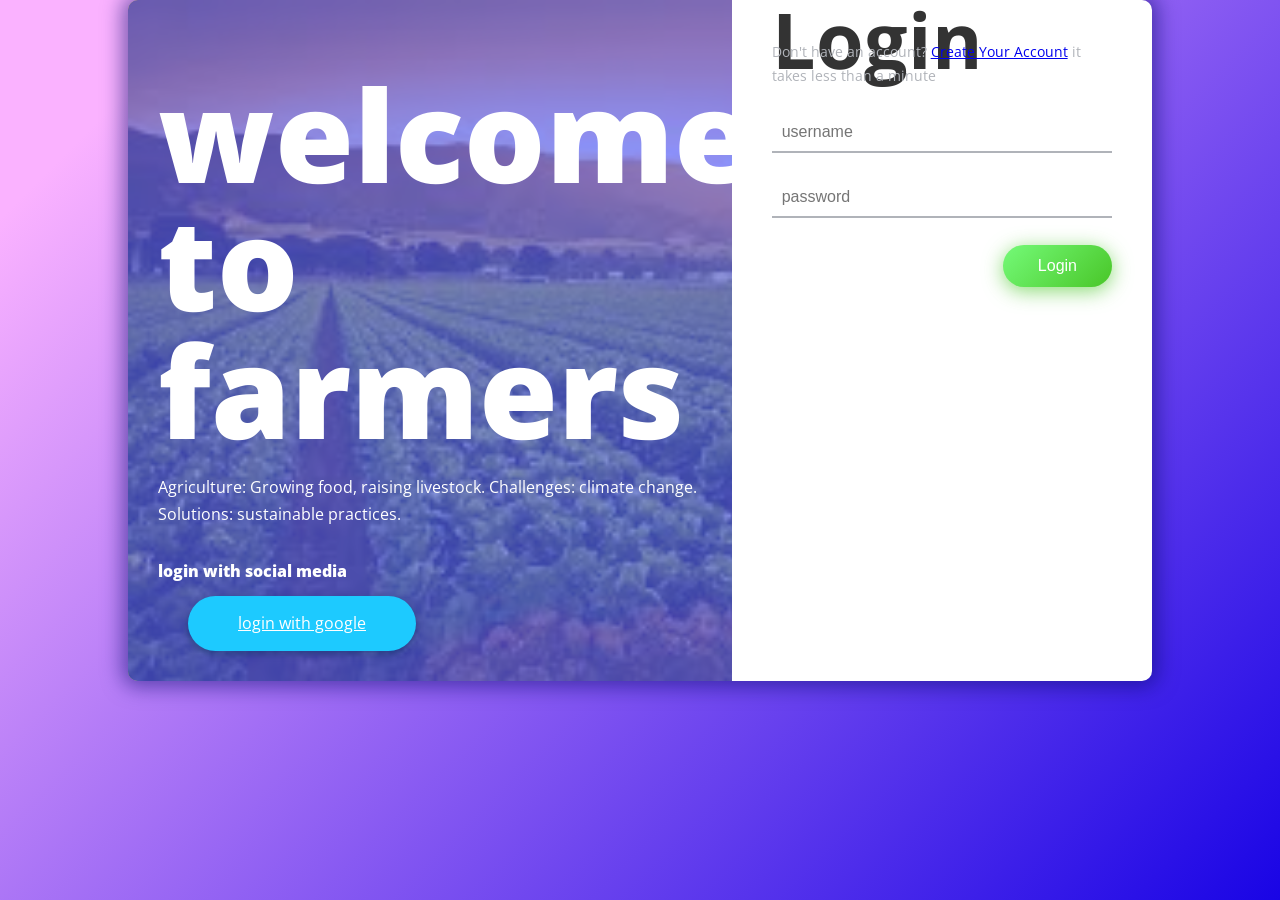
<file: index2.html>
<!DOCTYPE html>
<html lang="en" >
<head>
<meta charset="UTF-8">
<title>Login Page</title>
<link rel="shortcut icon" type="image" href="https://encrypted-tbn0.gstatic.com/images?q=tbn:ANd9GcQ8pCXQlEemoAguUQwTNwCG2Yxl7T6NDfhS6g&usqp=CAU">
<link href="https://fonts.googleapis.com/css?family=Open+Sans" rel="stylesheet">
<link href="https://maxcdn.bootstrapcdn.com/font-awesome/4.7.0/css/font-awesome.min.css" rel="stylesheet" integrity="sha384-wvfXpqpZZVQGK6TAh5PVlGOfQNHSoD2xbE+QkPxCAFlNEevoEH3Sl0sibVcOQVnN" crossorigin="anonymous">
<script src="https://cdn.jsdelivr.net/npm/bootstrap@5.3.2/dist/js/bootstrap.bundle.min.js" integrity="sha384-C6RzsynM9kWDrMNeT87bh95OGNyZPhcTNXj1NW7RuBCsyN/o0jlpcV8Qyq46cDfL" crossorigin="anonymous"></script>
<link rel="stylesheet" href="./style.css">
<style>
  body {
  background-image: linear-gradient(135deg, #FAB2FF 10%, #1904E5 100%);
  background-size: cover;
  background-repeat: no-repeat;
  background-attachment: fixed;
  font-family: "Open Sans", sans-serif;
  color: #333333;
}

.box-form {
  margin: 0 auto;
  width: 80%;
  background: #FFFFFF;
  border-radius: 10px;
  overflow: hidden;
  display: flex;
  flex: 1 1 100%;
  align-items: stretch;
  justify-content: space-between;
  box-shadow: 0 0 20px 6px #090b6f85;
}
@media (max-width: 980px) {
  .box-form {
    flex-flow: wrap;
    text-align: center;
    align-content: center;
    align-items: center;
  }
}
.box-form div {
  height: auto;
}
.box-form .left {
  color: #FFFFFF;
  background-size: cover;
  background-repeat: no-repeat;
  background-image: url("[data-uri]");
  overflow: hidden;
}
.box-form .left .overlay {
  padding: 30px;
  width: 100%;
  height: 100%;
  background: #5961f9ad;
  overflow: hidden;
  box-sizing: border-box;
}
.box-form .left .overlay h1 {
  font-size: 10vmax;
  line-height: 1;
  font-weight: 900;
  margin-top: 40px;
  margin-bottom: 20px;
}
.box-form .left .overlay span p {
  margin-top: 30px;
  font-weight: 900;
}
.box-form .left .overlay span a {
  background: #3b5998;
  color: #FFFFFF;
  margin-top: 10px;
  padding: 14px 50px;
  border-radius: 100px;
  display: inline-block;
  box-shadow: 0 3px 6px 1px #042d4657;
}
.box-form .left .overlay span a:last-child {
  background: #1dcaff;
  margin-left: 30px;
}
.box-form .right {
  padding: 40px;
  overflow: hidden;
}
@media (max-width: 980px) {
  .box-form .right {
    width: 100%;
  }
}
.box-form .right h5 {
  font-size: 6vmax;
  line-height: 0;
}
.box-form .right p {
  font-size: 14px;
  color: #B0B3B9;
}
.box-form .right .inputs {
  overflow: hidden;
}
.box-form .right input {
  width: 100%;
  padding: 10px;
  margin-top: 25px;
  font-size: 16px;
  border: none;
  outline: none;
  border-bottom: 2px solid #B0B3B9;
}
.box-form .right button {
  float: right;
  color: #fff;
  font-size: 16px;
  padding: 12px 35px;
  border-radius: 50px;
  display: inline-block;
  border: 0;
  outline: 0;
  box-shadow: 0px 4px 20px 0px #49c628a6;
  background-image: linear-gradient(135deg, #70F570 10%, #49C628 100%);
}

label {
  display: block;
  position: relative;
  margin-left: 30px;
}

label::before {
  content: ' \f00c';
  position: absolute;
  font-family: FontAwesome;
  background: transparent;
  border: 3px solid #70F570;
  border-radius: 4px;
  color: transparent;
  left: -30px;
  transition: all 0.2s linear;
}

label:hover::before {
  font-family: FontAwesome;
  content: ' \f00c';
  color: #fff;
  cursor: pointer;
  background: #70F570;
}

label:hover::before .text-checkbox {
  background: #70F570;
}

label span.text-checkbox {
  display: inline-block;
  height: auto;
  position: relative;
  cursor: pointer;
  transition: all 0.2s linear;
}

label input[type="checkbox"] {
  display: none;
}
</style>
</head>
<body>
  <form action="index1.php" method="post">
<div class="box-form">
  <div class="left">
    <div class="overlay">
    <h1>welcome</br>to</br>farmers</h1>
    <p>Agriculture: Growing food, raising livestock. Challenges: climate change. Solutions: sustainable practices.</p>
    <span>
      <p>login with social media</p>
      <a href="https://accounts.google.com/signup/v2/createaccount?theme=glif&flowName=GlifWebSignIn&flowEntry=SignUp">
       login with google</a>
    </span>
    </div>
  </div>
      <div class="right">
    <h5>Login</h5>
    <p>Don't have an account? <a href="signup.html">Create Your Account</a> it takes less than a minute</p>
    <div class="inputs">
      <input type="text" placeholder="username" name="Username" required>
      <br>
      <input type="password" placeholder="password" name="Password" required>
    </div>  
      <br>
      <button formaction="New code.html">Login</formaction></button>
  </div>
</div> 
</form>
</body>
</html>
</file>
<file: style.css>
*{box-sizing:border-box;margin:0;padding:0}
html{scroll-behavior:smooth}
body{font-family:'Poppins','Noto Sans Telugu',sans-serif;color:#2c190e;background:#fffdf9;line-height:1.7}
.container{width:min(1140px,92%);margin:auto}

/* Top Utility Bar */
.top-bar{background:#3e1208;color:#fde68a;font-size:12px;border-bottom:1px solid #782613;padding:6px 0}
.top-bar-content{display:flex;align-items:center;justify-content:space-between;gap:15px}
.devotional-ticker{display:flex;align-items:center;gap:10px;overflow:hidden;flex-grow:1}
.ticker-badge{background:#b45309;color:#fff;font-weight:700;padding:2px 8px;border-radius:12px;white-space:nowrap;font-size:11px}
.top-bar-links{display:flex;align-items:center;gap:18px;white-space:nowrap}
.lang-switch{cursor:pointer;background:rgba(255,255,255,.1);padding:3px 10px;border-radius:12px;font-weight:600;transition:.2s}
.lang-switch:hover{background:rgba(255,255,255,.25)}

/* Header & Nav */
.header{position:sticky;top:0;z-index:100;background:rgba(255,253,249,.97);border-bottom:2px solid #e5a443;backdrop-filter:blur(10px);box-shadow:0 4px 20px rgba(60,20,5,.06)}
.nav{height:80px;display:flex;align-items:center;justify-content:space-between}
.brand{display:flex;align-items:center;gap:12px;color:#3b2418;text-decoration:none}
.brand-mark{width:46px;height:46px;border-radius:50%;display:grid;place-items:center;background:linear-gradient(135deg,#f5c76b,#d97706);color:#58180d;font-size:26px;font-weight:800;box-shadow:0 3px 10px rgba(217,119,6,.3)}
.brand-text strong{display:block;font-size:16px;color:#451409;font-family:'Cinzel','Poppins',sans-serif;font-weight:700}
.brand-text small{display:block;font-size:11px;color:#8a6a52}
nav{display:flex;align-items:center;gap:20px}
nav a{color:#451409;text-decoration:none;font-size:13.5px;font-weight:600;transition:.2s}
nav a:hover{color:#b45309}
.highlight-link{color:#b45309!important;font-weight:700!important}
.donate-nav{background:linear-gradient(135deg,#9a3412,#b45309);color:white!important;padding:9px 18px;border-radius:25px;box-shadow:0 3px 12px rgba(154,52,18,.3);font-weight:700!important}
.donate-nav:hover{transform:scale(1.04)}
.menu-btn{display:none;border:0;background:none;font-size:27px;cursor:pointer;color:#451409}

/* Hero Section */
.hero{min-height:680px;position:relative;display:flex;align-items:center;background:linear-gradient(135deg,#421107 0%,#7c2d12 45%,#b45309 80%,#d97706 100%);overflow:hidden;color:#fff}
.hero-overlay{position:absolute;inset:0;background-image:radial-gradient(circle at 10% 20%,rgba(255,255,255,.08) 1px,transparent 1px);background-size:28px 28px}
.hero:after{content:"";position:absolute;inset:0;background:radial-gradient(circle at 75% 30%,rgba(254,243,199,.22),transparent 40%),linear-gradient(90deg,rgba(30,10,3,.65),rgba(30,10,3,.15))}
.hero-content{position:relative;z-index:2;max-width:860px;padding:90px 0 60px}
.hero-badge{display:inline-flex;align-items:center;gap:8px;background:rgba(255,255,255,.12);border:1px solid rgba(254,243,199,.4);padding:6px 18px;border-radius:30px;font-size:13px;letter-spacing:1px;margin-bottom:20px;backdrop-filter:blur(5px);color:#fef3c7;font-family:'Noto Sans Telugu',sans-serif}
.om-gold{color:#fbbf24;font-size:18px;font-weight:800}
.hero h1{font-size:clamp(40px,6.5vw,72px);line-height:1.08;font-family:'Cinzel','Poppins',sans-serif;font-weight:800;margin-bottom:15px;letter-spacing:-0.5px}
.gold-gradient-text{background:linear-gradient(135deg,#fef3c7 0%,#fbbf24 60%,#f59e0b 100%);-webkit-background-clip:text;-webkit-text-fill-color:transparent}
.hero-subtitle{font-size:17px;color:#fde68a;max-width:650px;margin-bottom:35px}

/* Hero Services Quick Bar */
.hero-services-bar{display:grid;grid-template-columns:repeat(4,1fr);gap:16px;margin-top:20px}
.service-pill{background:rgba(255,255,255,.94);border:1px solid #fde68a;border-radius:16px;padding:16px 18px;display:flex;align-items:center;gap:14px;cursor:pointer;transition:.25s ease;text-align:left;color:#3b2418;box-shadow:0 8px 25px rgba(0,0,0,.15)}
.service-pill:hover{transform:translateY(-5px);background:#fff;box-shadow:0 12px 30px rgba(0,0,0,.25)}
.service-pill.highlight-pill{background:linear-gradient(135deg,#fffbf2,#fef3c7);border:2px solid #fbbf24}
.pill-icon{font-size:28px}
.pill-text b{display:block;font-size:14.5px;color:#58180d;line-height:1.2}
.pill-text small{display:block;font-size:11.5px;color:#8a6a52}

/* News Flash Section */
.news-flash-section{background:#fef3c7;border-bottom:1px solid #fde68a;padding:12px 0}
.news-flash-container{display:flex;align-items:center;justify-content:space-between;gap:20px;font-size:13.5px;color:#451409}
.flash-label{background:#9a3412;color:#fff;font-size:11px;font-weight:800;padding:4px 10px;border-radius:20px;white-space:nowrap;letter-spacing:.5px}
.flash-content{flex-grow:1;overflow:hidden}
.flash-btn{color:#9a3412;font-weight:700;text-decoration:none;white-space:nowrap;font-size:13px}
.flash-btn:hover{text-decoration:underline}

/* Sections */
.section{padding:90px 0}
.alt{background:#fff8ee}
.devasthanam-title{font-family:'Cinzel','Poppins',sans-serif;font-size:clamp(30px,4vw,44px);color:#451409;margin-bottom:12px}
.eyebrow{color:#9a3412;font-size:12px;font-weight:800;letter-spacing:2px;margin-bottom:10px;text-transform:uppercase}
.center{text-align:center}
.section-intro{max-width:680px;margin:0 auto 45px;text-align:center;color:#6b5344;font-size:15px}

/* Services Grid */
.services-grid{display:grid;grid-template-columns:repeat(4,1fr);gap:24px}
.service-card{background:#fff;border:1px solid #eadbc7;border-radius:20px;padding:30px 24px;box-shadow:0 8px 25px rgba(60,20,5,.05);transition:.3s ease;display:flex;flex-direction:column}
.service-card:hover{transform:translateY(-6px);box-shadow:0 18px 40px rgba(154,52,18,.12)}
.service-card.featured-service{background:linear-gradient(180deg,#fffdf7 0%,#fff8ee 100%);border:2px solid #fbbf24;box-shadow:0 10px 30px rgba(217,119,6,.15)}
.service-card-header{display:flex;align-items:center;justify-content:space-between;margin-bottom:15px}
.service-badge{font-size:10px;font-weight:800;color:#9a3412;background:#fde8d0;padding:4px 10px;border-radius:15px;letter-spacing:.5px}
.service-badge.gold-badge{background:#9a3412;color:#fff}
.service-icon{font-size:32px}
.service-card h3{font-size:18px;color:#3e1208;margin-bottom:4px}
.telugu-desc{font-family:'Noto Sans Telugu',sans-serif;font-size:12.5px;color:#8a6a52;margin-bottom:10px}
.service-card p{font-size:13.5px;color:#6b5344;margin-bottom:15px;line-height:1.5}
.service-features{list-style:none;margin-bottom:20px;flex-grow:1}
.service-features li{font-size:12.5px;color:#58180d;font-weight:500;margin-bottom:6px}

/* Buttons */
.btn{display:inline-block;border:0;border-radius:10px;padding:12px 22px;text-decoration:none;font-weight:700;cursor:pointer;font-family:inherit;font-size:14px;transition:.25s ease;text-align:center}
.btn.primary{background:#9a3412;color:#fff}
.btn.primary:hover{background:#7c2d12}
.btn.secondary{background:#fde8d0;color:#7c2d12}
.btn.secondary:hover{background:#fbd4ab}
.btn.gold-btn{background:linear-gradient(135deg,#d97706,#b45309);color:#fff;box-shadow:0 4px 15px rgba(180,83,9,.3)}
.btn.gold-btn:hover{background:linear-gradient(135deg,#b45309,#9a3412)}
.btn.full-width{width:100%}
.btn-link{background:none;border:none;color:#9a3412;font-weight:700;cursor:pointer;font-size:14px;padding:0;font-family:inherit}
.btn-link:hover{text-decoration:underline}

/* Split Section */
.split{display:grid;grid-template-columns:1fr 1fr;gap:65px;align-items:center}
.section-image{height:460px;border-radius:22px;box-shadow:0 20px 50px rgba(74,36,11,.15);position:relative;overflow:hidden}
.temple-photo{width:100%;height:100%;object-fit:cover;object-position:center top;display:block}
.photo-badge{position:absolute;bottom:0;left:0;right:0;padding:20px 24px;background:linear-gradient(0deg,rgba(40,15,5,.92) 0%,rgba(40,15,5,0) 100%);color:#fff;display:flex;align-items:center;gap:14px}
.om-sm{width:42px;height:42px;background:#f5c76b;color:#7c2d12;border-radius:50%;display:grid;place-items:center;font-size:22px;font-weight:700}
.photo-badge b{display:block;font-size:18px;font-family:'Noto Sans Telugu',sans-serif}
.photo-badge small{font-size:12px;color:#fbd89b}

.facts{display:grid;grid-template-columns:repeat(3,1fr);gap:14px;margin-top:28px}
.facts div{background:#fff8ee;border-left:3px solid #d97706;padding:12px 14px;border-radius:6px}
.facts b{display:block;font-size:11px;color:#9a3412;text-transform:uppercase;margin-bottom:2px}
.facts span{font-weight:600;font-size:13.5px;color:#3b2418}

/* Timings Section */
.timings-section{background:#fffdf9}
.timings-grid{display:grid;grid-template-columns:repeat(3,1fr);gap:24px;max-width:1040px;margin:0 auto}
.timing-card{background:#fff;border:1px solid #eadbc7;border-radius:18px;padding:28px 24px;box-shadow:0 8px 25px rgba(75,35,10,.06);transition:transform .3s ease,box-shadow .3s ease;display:flex;flex-direction:column}
.timing-card:hover{transform:translateY(-5px);box-shadow:0 16px 35px rgba(110,36,13,.12)}
.timing-card.featured-timing{background:linear-gradient(180deg,#fffbf2 0%,#fff 100%);border:2px solid #e5a443;box-shadow:0 10px 30px rgba(217,139,43,.15)}
.timing-header{margin-bottom:20px;padding-bottom:16px;border-bottom:1px dashed #e8d7c3}
.day-badge{display:inline-block;font-size:11px;font-weight:700;color:#9a3412;background:#fde8d0;padding:4px 12px;border-radius:20px;margin-bottom:10px;text-transform:uppercase;letter-spacing:.5px}
.day-badge.special{background:#9a3412;color:#fff}
.timing-header h3{font-size:20px;color:#3b2418;margin-bottom:2px}
.telugu-sub{font-family:"Noto Sans Telugu",sans-serif;font-size:13px;color:#8b6b55}
.timing-slots{display:flex;flex-direction:column;gap:14px}
.slot{display:flex;align-items:center;gap:14px;background:#fff5e7;padding:12px 16px;border-radius:12px;border-left:4px solid #d98b2b}
.slot-icon{font-size:22px}
.slot b{display:block;font-size:13px;color:#3b2418}
.slot span{display:block;font-size:14px;font-weight:700;color:#9a3412}

/* Timeline Panchangam */
.timeline-container{max-width:800px;margin:0 auto;display:flex;flex-direction:column;gap:20px}
.timeline-item{display:flex;align-items:center;gap:24px;background:#fff;border:1px solid #eadbc7;padding:20px 24px;border-radius:16px;box-shadow:0 4px 15px rgba(0,0,0,.04);transition:.25s ease}
.timeline-item:hover{transform:translateX(6px);border-color:#b45309}
.time-badge{min-width:90px;background:#9a3412;color:#fff;font-weight:700;font-size:13px;padding:8px 14px;border-radius:25px;text-align:center}
.timeline-content h4{font-size:16px;color:#3e1208;margin-bottom:3px}
.timeline-content p{font-size:13.5px;color:#6b5344}

/* Quote */
.quote{padding:75px 0;text-align:center;background:linear-gradient(135deg,#58180d,#7c2d12);color:#fff}
.quote-symbol{font-size:55px;color:#fde68a;line-height:1}
.quote h2{font-size:clamp(26px,3.5vw,36px);margin-bottom:10px;font-family:'Cinzel','Poppins',sans-serif}
.quote p{color:#fde68a;font-family:'Noto Sans Telugu',sans-serif;font-size:16px}

/* Cards (Seva) */
.cards{display:grid;grid-template-columns:repeat(4,1fr);gap:22px}
.card{background:#fff;border:1px solid #eadbc7;padding:28px 22px;border-radius:18px;transition:.25s ease;display:flex;flex-direction:column}
.card:hover{transform:translateY(-5px);box-shadow:0 15px 35px rgba(86,43,10,.1)}
.icon{font-size:36px;margin-bottom:10px}
.card h3{margin-bottom:8px;color:#3e1208;font-size:18px}
.card p{font-size:13.5px;color:#6b5344;margin-bottom:18px;flex-grow:1}

/* Events */
.events{max-width:850px;margin:auto;display:flex;flex-direction:column;gap:18px}
.event{display:flex;align-items:center;gap:20px;padding:22px;background:#fff;border-radius:14px;border:1px solid #eadbc7;box-shadow:0 4px 15px rgba(0,0,0,.04)}
.date{min-width:75px;text-align:center;background:#fde8d0;padding:10px;border-radius:12px;color:#9a3412}
.date b{display:block;font-size:26px;line-height:1}
.date span{font-size:9px;font-weight:700}
.event h3{font-size:17px;color:#3e1208;margin-bottom:4px}
.event p{font-size:13px;color:#6b5344}
.event-tag{margin-left:auto;font-size:11px;border:1px solid #e3c99f;padding:5px 12px;border-radius:20px;white-space:nowrap}
.event-tag.anniversary{background:#9a3412;color:#fff;border-color:#7c2d12;font-weight:700}

/* Gallery */
.gallery-showcase{display:grid;grid-template-columns:repeat(2,1fr);gap:24px;max-width:960px;margin:auto}
.gallery-card{background:#fff;border:1px solid #e8d7c3;border-radius:18px;overflow:hidden;box-shadow:0 8px 25px rgba(75,35,10,.07);cursor:pointer;transition:transform .3s ease,box-shadow .3s ease;display:flex;flex-direction:column}
.gallery-card:hover{transform:translateY(-5px);box-shadow:0 18px 40px rgba(110,36,13,.15)}
.gallery-card-media{position:relative;width:100%;height:410px;background:#230e05;overflow:hidden}
.gallery-card-media img{width:100%;height:100%;object-fit:cover;object-position:center top;transition:transform .4s ease}
.gallery-card:hover .gallery-card-media img{transform:scale(1.04)}
.gallery-card-body{padding:22px 22px 26px;background:#fff;flex-grow:1}
.category-tag{display:inline-block;font-size:11px;font-weight:800;color:#a63d0e;background:#fbeadb;padding:5px 14px;border-radius:20px;text-transform:uppercase;letter-spacing:.8px;margin-bottom:12px}
.gallery-card-body h3{font-size:20px;color:#2c190e;margin-bottom:8px;font-family:"Noto Sans Telugu","Poppins",sans-serif;font-weight:700}
.gallery-card-body p{font-size:13.5px;color:#725d4e;line-height:1.6}

/* Lightbox */
.lightbox{position:fixed;inset:0;z-index:1000;background:rgba(15,5,2,.93);backdrop-filter:blur(8px);display:none;align-items:center;justify-content:center;padding:20px;opacity:0;transition:opacity .3s ease}
.lightbox.active{display:flex;opacity:1}
.lightbox-content{max-width:90vw;max-height:82vh;border-radius:12px;box-shadow:0 25px 60px rgba(0,0,0,.7);border:2px solid rgba(255,212,119,.3);object-fit:contain}
.lightbox-close{position:absolute;top:20px;right:25px;background:rgba(255,255,255,.15);border:none;color:#fff;font-size:32px;width:44px;height:44px;border-radius:50%;cursor:pointer;display:grid;place-items:center;transition:background .2s;z-index:1002}
.lightbox-close:hover{background:rgba(255,255,255,.3)}
.lightbox-nav{position:absolute;top:50%;transform:translateY(-50%);background:rgba(255,255,255,.2);border:none;color:#fff;font-size:26px;width:48px;height:48px;border-radius:50%;cursor:pointer;display:grid;place-items:center;transition:background .2s;z-index:1001;user-select:none}
.lightbox-nav:hover{background:rgba(255,255,255,.45)}
.lightbox-nav.prev{left:25px}
.lightbox-nav.next{right:25px}
.lightbox-title{position:absolute;bottom:25px;color:#fff;font-size:15px;background:rgba(40,15,5,.85);padding:10px 22px;border-radius:25px;backdrop-filter:blur(6px);border:1px solid rgba(245,199,107,.4)}

/* Donate / e-Hundi */
.donate{padding:85px 0;background:linear-gradient(135deg,#421107,#7c2d12);color:#fff}
.donate-grid{display:grid;grid-template-columns:1.4fr .8fr;gap:60px;align-items:center}
.donate h2{font-size:clamp(32px,4vw,44px);line-height:1.2;font-family:'Cinzel','Poppins',sans-serif;margin-bottom:15px}
.donate p{color:#fde68a;font-size:16px}
.donate-box{background:#fff;color:#3b2418;padding:35px 30px;border-radius:22px;text-align:center;box-shadow:0 15px 40px rgba(0,0,0,.3)}
.hundi-icon{font-size:55px;margin-bottom:10px}
.donate-box h3{font-size:22px;color:#58180d;margin-bottom:4px}
.donate-box p{color:#7c6858;font-size:13.5px;margin-bottom:20px}
.donate-box small{display:block;color:#9a3412;margin-top:15px;font-size:11px;font-weight:600}

/* Contact Grid */
.contact-grid{display:grid;grid-template-columns:1fr 1fr;gap:65px}
.contact-line{display:flex;gap:14px;margin:22px 0}
.contact-line>span{font-size:25px}
.contact-line p{margin-top:3px;color:#725c4b;font-size:14px}
.contact-line a{color:#9a3412;font-weight:600}
.contact-form{background:#fff8ee;padding:32px;border-radius:20px;border:1px solid #eadbc7}
.contact-form h3{font-size:22px;margin-bottom:18px;color:#3e1208}
.contact-form input,.contact-form select,.contact-form textarea{width:100%;border:1px solid #ddcbb5;background:#fff;padding:13px;margin-bottom:14px;border-radius:10px;font:inherit;outline:none}
.contact-form input:focus,.contact-form select:focus,.contact-form textarea:focus{border-color:#b45309}
.form-message{margin-top:10px;color:#9a3412;font-weight:600}

/* Footer */
footer{background:#230d07;color:#d9c7b7;padding:60px 0 0;border-top:3px solid #b45309}
.footer-grid{display:grid;grid-template-columns:1.6fr 1fr 1fr;gap:50px}
.footer-brand{color:#fff}
.footer-grid h4{color:#fef3c7;margin-bottom:14px;font-size:16px}
.footer-grid a{display:block;color:#d9c7b7;text-decoration:none;margin:6px 0;font-size:13.5px;transition:.2s}
.footer-grid a:hover{color:#fbbf24}
.copyright{border-top:1px solid #421a10;margin-top:45px;padding:20px;text-align:center;font-size:12px;color:#a89282}

/* Modals */
.modal-backdrop{position:fixed;inset:0;z-index:2000;background:rgba(20,5,2,.85);backdrop-filter:blur(8px);display:none;align-items:center;justify-content:center;padding:20px;opacity:0;transition:opacity .3s ease}
.modal-backdrop.active{display:flex;opacity:1}
.modal-card{background:#fff;border-radius:22px;max-width:540px;width:100%;max-height:90vh;overflow-y:auto;padding:35px 30px;position:relative;box-shadow:0 25px 60px rgba(0,0,0,.5);border:2px solid #fde68a}
.modal-close{position:absolute;top:18px;right:20px;border:none;background:#fde8d0;color:#7c2d12;font-size:24px;width:36px;height:36px;border-radius:50%;cursor:pointer;display:grid;place-items:center;transition:.2s}
.modal-close:hover{background:#9a3412;color:#fff}
.modal-header{margin-bottom:22px;text-align:center}
.modal-badge{display:inline-block;font-size:11px;font-weight:800;color:#9a3412;background:#fde8d0;padding:4px 12px;border-radius:15px;margin-bottom:8px}
.modal-header h2{font-size:22px;color:#451409}
.modal-header p{font-size:13px;color:#7c6858}
.form-group{margin-bottom:16px;text-align:left}
.form-group label{display:block;font-size:12.5px;font-weight:700;color:#451409;margin-bottom:5px}
.form-group input,.form-group select{width:100%;padding:12px;border:1px solid #ddcbb5;border-radius:10px;font:inherit;outline:none}
.form-group input:focus,.form-group select:focus{border-color:#b45309}
.form-row{display:grid;grid-template-columns:1fr 1fr;gap:14px}
.amount-chips{display:flex;gap:10px;margin-bottom:10px}
.chip{flex:1;background:#fff8ee;border:1px solid #d98b2b;padding:8px;border-radius:8px;font-weight:700;color:#9a3412;cursor:pointer;transition:.2s}
.chip:hover{background:#9a3412;color:#fff}

/* Digital Pass Slip */
.pass-output{margin-top:20px;background:#fffdf7;border:2px dashed #b45309;padding:24px;border-radius:16px;text-align:center;box-shadow:0 10px 25px rgba(0,0,0,.08)}
.pass-header{background:#7c2d12;color:#fff;padding:8px 12px;border-radius:8px;font-weight:700;font-size:14px;margin-bottom:15px}
.pass-details{text-align:left;font-size:13px;color:#3b2418;margin-bottom:15px}
.pass-details div{display:flex;justify-content:space-between;padding:4px 0;border-bottom:1px solid #eee}
.qr-preview{width:110px;height:110px;margin:12px auto;background:repeating-linear-gradient(45deg,#222 0 6px,#fff 6px 12px);border:4px solid #fff;box-shadow:0 0 0 1px #ccc;display:grid;place-items:center;font-size:12px;font-weight:900}

/* Audio Player Floating Widget */


/* Active Nav Indicator */
nav a.active {
  color: #b45309 !important;
  border-bottom: 2px solid #b45309;
}
</file>
